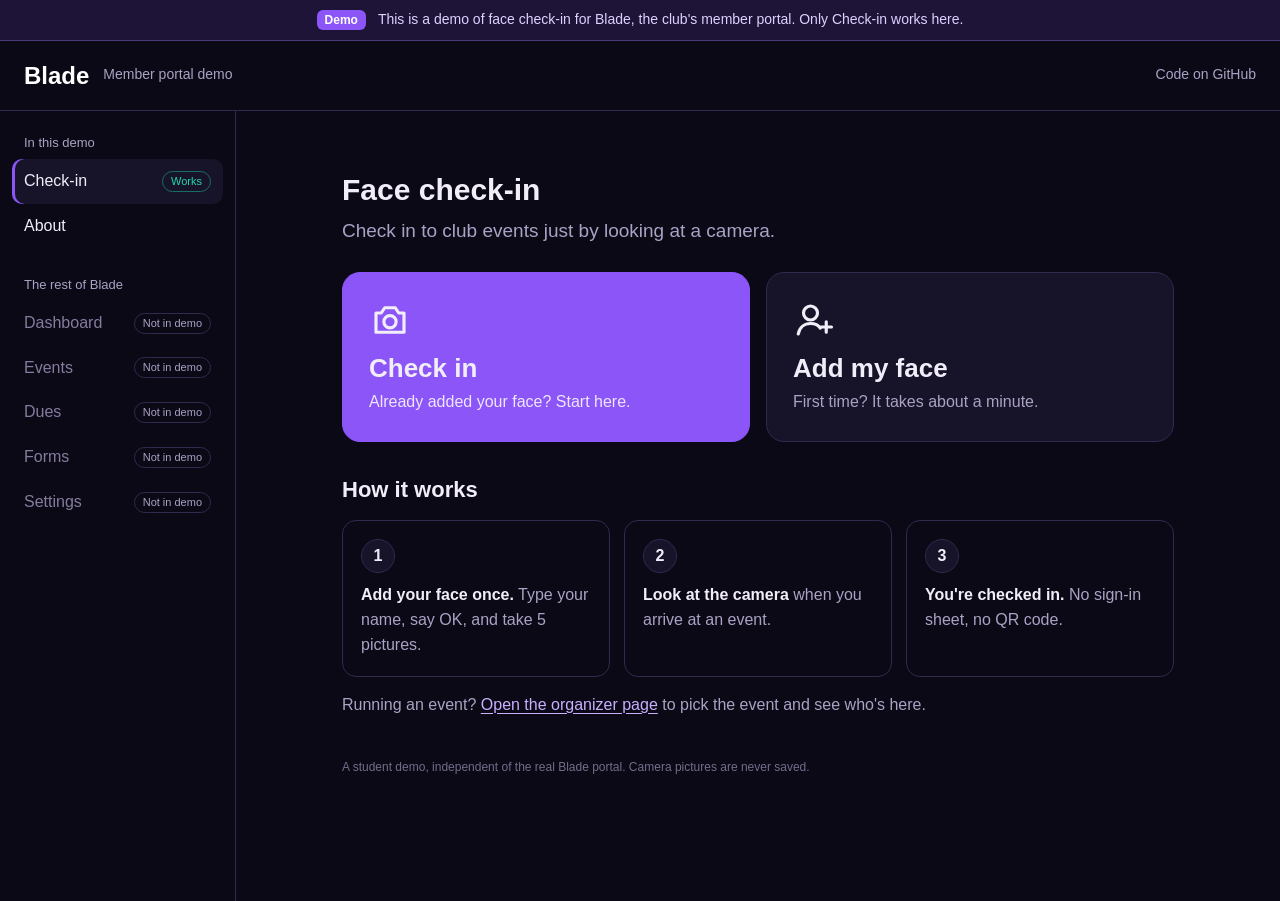
<file: public/index.html>
<!doctype html>
<html lang="en">
<head>
<meta charset="utf-8">
<meta name="viewport" content="width=device-width,initial-scale=1">
<title>Blade — Face check-in demo</title>
<link rel="stylesheet" href="app.css">
</head>
<body class="home">
<div class="demo-banner" role="note">
  <strong>Demo</strong>
  <span>This is a demo of face check-in for Blade, the club's member portal. Only Check-in works here.</span>
</div>
<header class="portal-header">
  <a class="brand" href="#checkin">Blade</a>
  <span class="tagline">Member portal demo</span>
  <a class="header-link" href="https://github.com/jace-walker/Bladeless" rel="noopener">Code on GitHub</a>
</header>

<div class="portal">
  <nav class="sidebar" aria-label="Blade sections">
    <div class="side-group">
      <p class="side-label">In this demo</p>
      <a class="side-link" href="#checkin" data-view="checkin">Check-in <span class="tag live">Works</span></a>
      <a class="side-link" href="/about.html">About</a>
    </div>
    <div class="side-group">
      <p class="side-label">The rest of Blade</p>
      <a class="side-link placeholder" href="#dashboard" data-view="dashboard">Dashboard <span class="tag">Not in demo</span></a>
      <a class="side-link placeholder" href="#events" data-view="events">Events <span class="tag">Not in demo</span></a>
      <a class="side-link placeholder" href="#dues" data-view="dues">Dues <span class="tag">Not in demo</span></a>
      <a class="side-link placeholder" href="#forms" data-view="forms">Forms <span class="tag">Not in demo</span></a>
      <a class="side-link placeholder" href="#settings" data-view="settings">Settings <span class="tag">Not in demo</span></a>
    </div>
  </nav>

  <main class="content">
    <!-- Check-in: the one working section -->
    <section id="checkin" class="panel">
      <h1 tabindex="-1">Face check-in</h1>
      <p class="lead">Check in to club events just by looking at a camera.</p>

      <div class="choices">
        <a class="choice choice-primary" href="/checkin.html#kiosk">
          <svg class="choice-icon" viewBox="0 0 24 24" aria-hidden="true"><path d="M4 8h3l2-3h6l2 3h3v11H4z"/><circle cx="12" cy="13" r="3.5"/></svg>
          <strong>Check in</strong>
          <span>Already added your face? Start here.</span>
        </a>
        <a class="choice" href="/checkin.html#enroll">
          <svg class="choice-icon" viewBox="0 0 24 24" aria-hidden="true"><circle cx="10" cy="8" r="4"/><path d="M3 20c.8-4 3.6-6 7-6s4.6 1 5.6 2.6M19 13v6M16 16h6"/></svg>
          <strong>Add my face</strong>
          <span>First time? It takes about a minute.</span>
        </a>
      </div>

      <h2>How it works</h2>
      <ol class="how">
        <li><strong>Add your face once.</strong> Type your name, say OK, and take 5 pictures.</li>
        <li><strong>Look at the camera</strong> when you arrive at an event.</li>
        <li><strong>You're checked in.</strong> No sign-in sheet, no QR code.</li>
      </ol>
      <p class="muted">Running an event? <a class="text-link" href="/checkin.html#admin">Open the organizer page</a> to pick the event and see who's here.</p>
    </section>

    <!-- The other Blade sections: placeholders, filled in by home.js -->
    <section id="placeholder" class="panel" hidden>
      <h1 tabindex="-1" id="ph-title"></h1>
      <p class="not-in-demo">Not part of this demo</p>
      <p class="lead" id="ph-text"></p>
      <p class="muted">This demo only includes face check-in.</p>
      <a class="button-link primary" href="#checkin">Go to Check-in</a>
    </section>

    <footer>A student demo, independent of the real Blade portal. Camera pictures are never saved.</footer>
  </main>
</div>
<script src="home.js"></script>
</body>
</html>
</file>
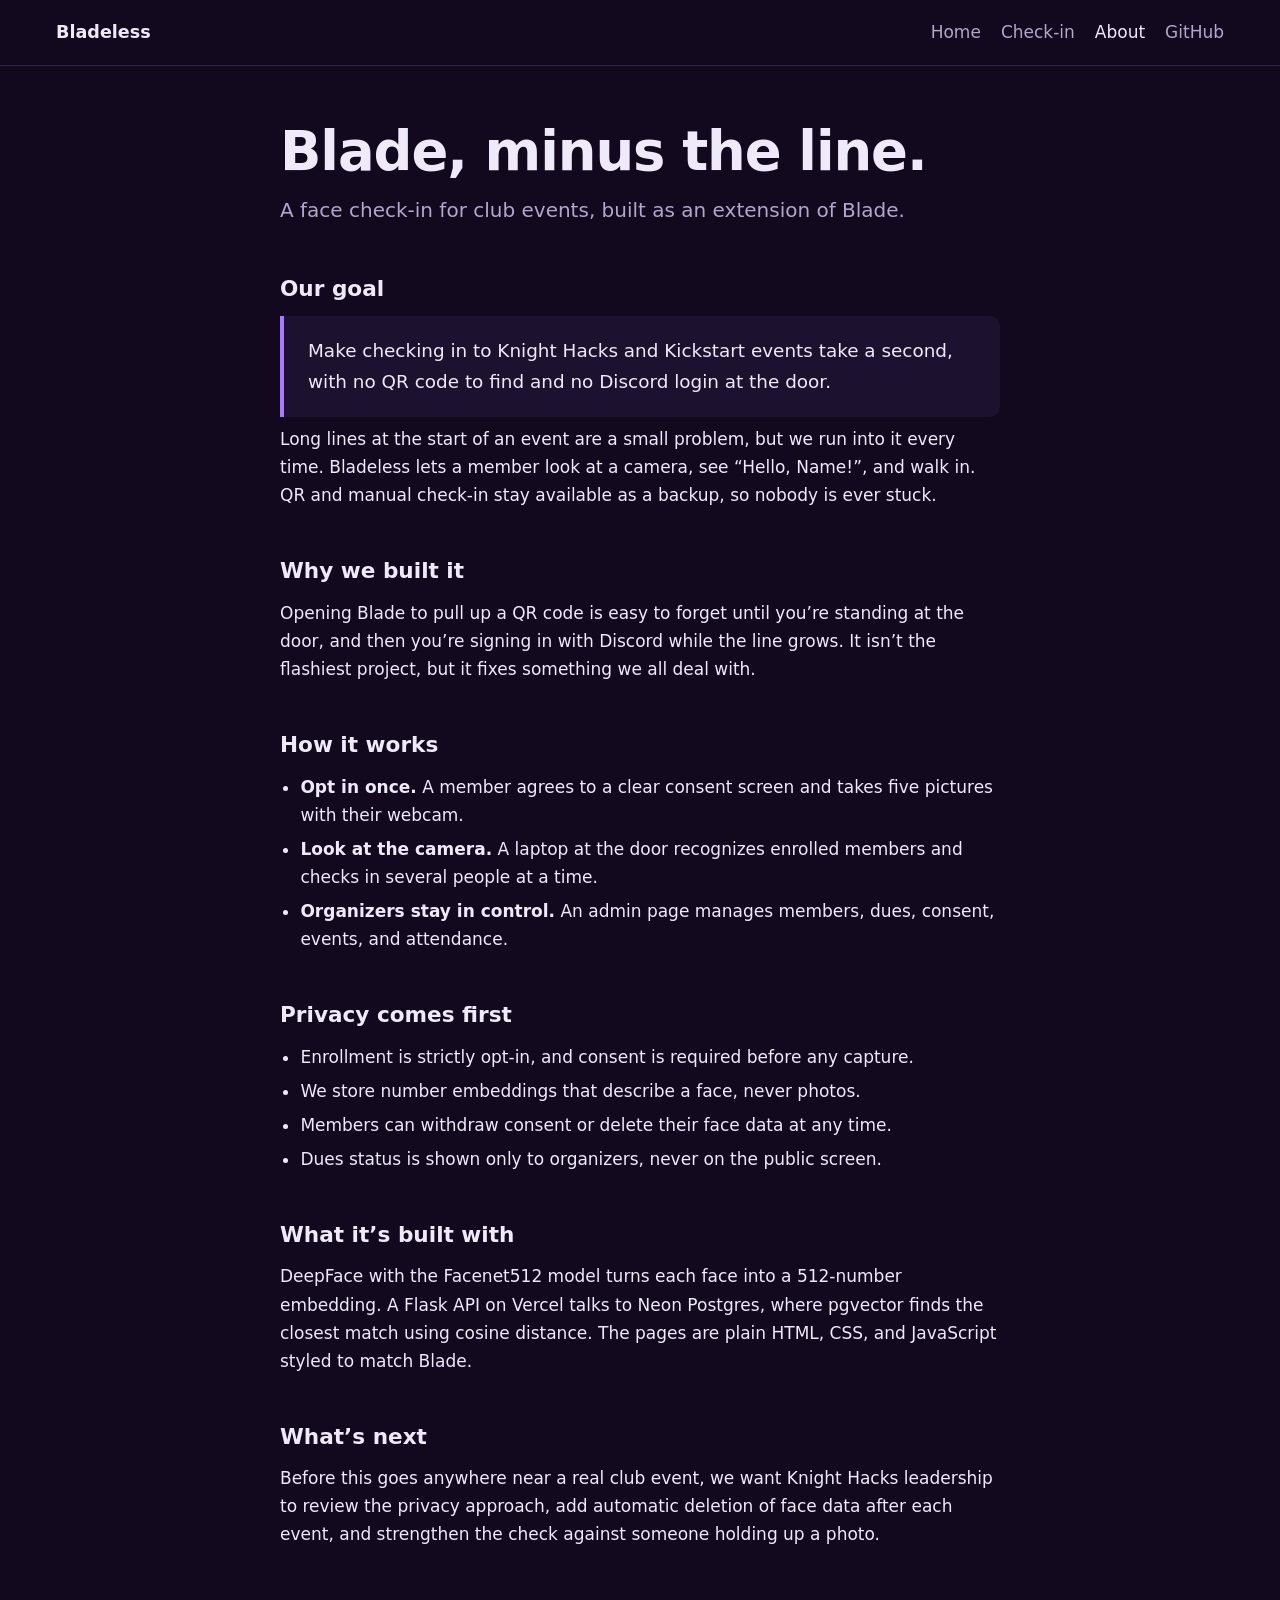
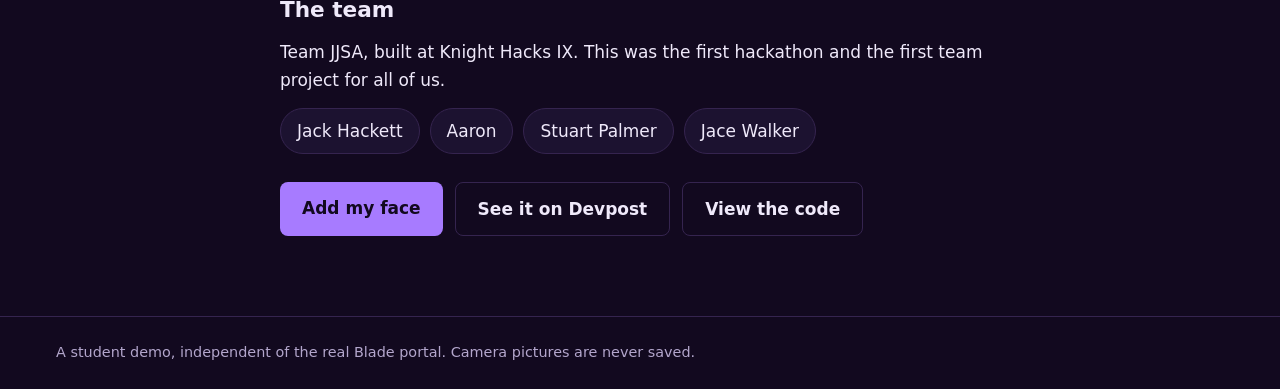
<file: public/about.html>
<!DOCTYPE html>
<html lang="en">
<head>
<meta charset="utf-8">
<meta name="viewport" content="width=device-width,initial-scale=1">
<title>About — Bladeless</title>
<style>
  :root {
    --bg: #12091f;
    --surface: #1c1230;
    --line: #35244f;
    --text: #efe9fa;
    --muted: #b3a6cc;
    --accent: #a77bff;
    --accent-ink: #12091f;
  }
  * { box-sizing: border-box; }
  html { scroll-behavior: smooth; }
  body {
    margin: 0;
    background: var(--bg);
    color: var(--text);
    font: 17px/1.65 system-ui, -apple-system, "Segoe UI", Roboto, sans-serif;
  }
  a { color: var(--accent); }
  a:focus-visible { outline: 2px solid var(--accent); outline-offset: 3px; border-radius: 4px; }
  header {
    display: flex; flex-wrap: wrap; gap: 12px 24px; align-items: center;
    justify-content: space-between;
    padding: 18px clamp(20px, 5vw, 56px);
    border-bottom: 1px solid var(--line);
  }
  header .brand { font-weight: 700; color: var(--text); text-decoration: none; font-size: 1.1rem; }
  header nav { display: flex; gap: 20px; flex-wrap: wrap; }
  header nav a { color: var(--muted); text-decoration: none; }
  header nav a:hover, header nav a[aria-current] { color: var(--text); }
  main { max-width: 760px; margin: 0 auto; padding: 56px 20px 80px; }
  h1 { font-size: clamp(2.2rem, 6vw, 3.4rem); line-height: 1.1; margin: 0 0 12px; letter-spacing: -0.02em; }
  .tagline { color: var(--muted); font-size: 1.25rem; margin: 0 0 40px; }
  h2 { font-size: 1.35rem; margin: 44px 0 10px; }
  p { margin: 0 0 14px; max-width: 68ch; }
  .goal {
    background: var(--surface);
    border-left: 4px solid var(--accent);
    padding: 20px 24px;
    border-radius: 0 10px 10px 0;
    font-size: 1.15rem;
    margin: 0 0 8px;
  }
  ul { padding-left: 1.2em; margin: 0 0 14px; max-width: 68ch; }
  li { margin-bottom: 6px; }
  .team { display: flex; flex-wrap: wrap; gap: 10px; padding: 0; list-style: none; }
  .team li {
    background: var(--surface); border: 1px solid var(--line);
    padding: 8px 16px; border-radius: 999px; margin: 0;
  }
  .actions { display: flex; flex-wrap: wrap; gap: 12px; margin-top: 28px; }
  .btn {
    display: inline-block; padding: 12px 22px; border-radius: 8px;
    background: var(--accent); color: var(--accent-ink);
    font-weight: 600; text-decoration: none;
  }
  .btn.ghost { background: transparent; color: var(--text); border: 1px solid var(--line); }
  .btn:hover { filter: brightness(1.1); }
  .btn:focus-visible { outline: 2px solid var(--text); outline-offset: 3px; }
  footer { border-top: 1px solid var(--line); color: var(--muted); padding: 24px clamp(20px, 5vw, 56px); font-size: 0.9rem; }
  @media (prefers-reduced-motion: reduce) { html { scroll-behavior: auto; } }
</style>
</head>
<body>
<header>
  <a class="brand" href="/">Bladeless</a>
  <nav aria-label="Main">
    <a href="/">Home</a>
    <a href="/checkin.html">Check-in</a>
    <a href="/about.html" aria-current="page">About</a>
    <a href="https://github.com/jace-walker/Bladeless">GitHub</a>
  </nav>
</header>

<main>
  <h1>Blade, minus the line.</h1>
  <p class="tagline">A face check-in for club events, built as an extension of Blade.</p>

  <h2>Our goal</h2>
  <p class="goal">Make checking in to Knight Hacks and Kickstart events take a second, with no QR code to find and no Discord login at the door.</p>
  <p>Long lines at the start of an event are a small problem, but we run into it every time. Bladeless lets a member look at a camera, see “Hello, Name!”, and walk in. QR and manual check-in stay available as a backup, so nobody is ever stuck.</p>

  <h2>Why we built it</h2>
  <p>Opening Blade to pull up a QR code is easy to forget until you’re standing at the door, and then you’re signing in with Discord while the line grows. It isn’t the flashiest project, but it fixes something we all deal with.</p>

  <h2>How it works</h2>
  <ul>
    <li><strong>Opt in once.</strong> A member agrees to a clear consent screen and takes five pictures with their webcam.</li>
    <li><strong>Look at the camera.</strong> A laptop at the door recognizes enrolled members and checks in several people at a time.</li>
    <li><strong>Organizers stay in control.</strong> An admin page manages members, dues, consent, events, and attendance.</li>
  </ul>

  <h2>Privacy comes first</h2>
  <ul>
    <li>Enrollment is strictly opt-in, and consent is required before any capture.</li>
    <li>We store number embeddings that describe a face, never photos.</li>
    <li>Members can withdraw consent or delete their face data at any time.</li>
    <li>Dues status is shown only to organizers, never on the public screen.</li>
  </ul>

  <h2>What it’s built with</h2>
  <p>DeepFace with the Facenet512 model turns each face into a 512-number embedding. A Flask API on Vercel talks to Neon Postgres, where pgvector finds the closest match using cosine distance. The pages are plain HTML, CSS, and JavaScript styled to match Blade.</p>

  <h2>What’s next</h2>
  <p>Before this goes anywhere near a real club event, we want Knight Hacks leadership to review the privacy approach, add automatic deletion of face data after each event, and strengthen the check against someone holding up a photo.</p>

  <h2>The team</h2>
  <p>Team JJSA, built at Knight Hacks IX. This was the first hackathon and the first team project for all of us.</p>
  <ul class="team">
    <li>Jack Hackett</li>
    <li>Aaron</li>
    <li>Stuart Palmer</li>
    <li>Jace Walker</li>
  </ul>

  <div class="actions">
    <a class="btn" href="/checkin.html#enroll">Add my face</a>
    <a class="btn ghost" href="https://devpost.com/software/bladeless">See it on Devpost</a>
    <a class="btn ghost" href="https://github.com/jace-walker/Bladeless">View the code</a>
  </div>
</main>

<footer>A student demo, independent of the real Blade portal. Camera pictures are never saved.</footer>
</body>
</html>
</file>
<file: public/app.css>
/* Shared by the Blade-style homepage (index.html) and the check-in page (checkin.html). */
:root{color-scheme:dark;--bg:#0c0916;--panel:#171329;--panel-2:#0d0a19;--border:#33284e;--text:#f1eef9;--muted:#aaa2c5;--accent:#8b55f7;--accent-soft:#c9b0ff;--green:#24d7ad;--red:#ff6a7b}
*{box-sizing:border-box}
body{margin:0;background:var(--bg);color:var(--text);font:16px/1.55 Arial,sans-serif}
a{color:var(--muted);text-decoration:none}
a:hover{color:#fff}
h1{font-size:30px;line-height:1.25;margin:0 0 8px}
h1:focus,h2:focus{outline:none}
h2{font-size:22px;line-height:1.3;margin:0 0 6px}
p{margin:8px 0}
[hidden]{display:none!important}
.sr-only{position:absolute;width:1px;height:1px;overflow:hidden;clip:rect(0,0,0,0)}
.muted{color:var(--muted)}
.small{font-size:13px}
.error{color:var(--red)}
.lead{font-size:19px;color:var(--muted);max-width:62ch}
.text-link{color:var(--accent-soft);text-decoration:underline;text-underline-offset:3px}
footer{color:#746c8b;font-size:12px;margin:40px 0 24px}
.app main>footer{text-align:center}

/* ---------- buttons and form controls ---------- */
button,input,select{font:inherit}
button,select,input[type=text],input[type=date],input[type=time],input[type=number],input:not([type]){border:1px solid var(--border);border-radius:10px;padding:11px 14px;background:var(--panel-2);color:var(--text)}
button{cursor:pointer;transition:background .15s}
button:hover{background:#29213d}
button:disabled{opacity:.45;cursor:not-allowed}
button.primary,.button-link.primary{background:var(--accent);border-color:var(--accent);color:#fff}
button.primary:hover,.button-link.primary:hover{background:#9d6dff}
.big{padding:15px 22px;font-size:18px}
.huge{display:inline-flex;align-items:center;justify-content:center;gap:12px;padding:18px 30px;font-size:22px;font-weight:700;border-radius:14px}
button svg,.choice-icon{fill:none;stroke:currentColor;stroke-width:1.8;stroke-linecap:round;stroke-linejoin:round}
.huge svg{width:28px;height:28px}
.danger{color:#ffa6b1}
.button-link{display:inline-flex;align-items:center;justify-content:center;padding:11px 16px;border:1px solid var(--border);border-radius:10px;color:var(--text)}
.button-link:hover{background:#29213d;color:#fff}
.button-link.big{padding:15px 22px;font-size:18px}
.link-button{padding:6px 0;border:0;background:none;color:var(--muted);text-decoration:underline;text-underline-offset:3px}
.link-button:hover{background:none;color:#fff}
input:focus-visible,button:focus-visible,a:focus-visible,select:focus-visible{outline:3px solid #b28aff;outline-offset:3px}
input[type=checkbox]{accent-color:var(--accent);width:16px;height:16px;margin-right:6px}
input[type=range]{accent-color:#a884fa;width:100%}
select{max-width:100%}
.pill{display:inline-block;border:1px solid var(--border);border-radius:25px;padding:2px 10px;font-size:13px;color:var(--muted);white-space:nowrap}
.pill.green{border-color:#176e61;color:var(--green)}
.pill.red{border-color:#773547;color:var(--red)}
.card{background:var(--panel);border:1px solid var(--border);border-radius:16px;padding:22px}

/* ---------- the demo banner on every page ---------- */
.demo-banner{display:flex;flex-wrap:wrap;align-items:center;justify-content:center;gap:6px 12px;padding:9px 16px;background:#1d1438;border-bottom:1px solid #4b3a7a;color:#ddd2ff;font-size:14px;text-align:center}
.demo-banner strong{background:var(--accent);color:#fff;border-radius:6px;padding:1px 8px;font-size:12px}
.demo-banner a{color:var(--accent-soft);text-decoration:underline;text-underline-offset:3px}

/* ---------- homepage: Blade's sidebar layout ---------- */
.portal-header{display:flex;align-items:center;gap:14px;padding:16px 24px;border-bottom:1px solid var(--border)}
.brand{font-size:24px;font-weight:800;color:#fff}
.tagline{color:var(--muted);font-size:14px}
.header-link{margin-left:auto;font-size:14px}
.portal{display:grid;grid-template-columns:236px minmax(0,1fr)}
.sidebar{padding:22px 12px;border-right:1px solid var(--border);min-height:calc(100vh - 110px)}
.side-group{margin-bottom:26px}
.side-label{margin:0 0 6px;padding:0 12px;color:var(--muted);font-size:13px}
.side-link{display:flex;align-items:center;justify-content:space-between;gap:8px;padding:10px 12px;border-radius:10px;color:var(--text)}
.side-link:hover{background:#1c1630;color:#fff}
.side-link[aria-current=page]{background:var(--panel);box-shadow:inset 3px 0 0 var(--accent)}
.side-link.placeholder{color:#857c9f}
.tag{font-size:11px;border:1px solid var(--border);border-radius:20px;padding:1px 8px;color:var(--muted);white-space:nowrap}
.tag.live{border-color:#176e61;color:var(--green)}
.content{padding:34px 44px 0;max-width:920px}
.content h2{margin-top:34px}
.content ul,.content ol{padding-left:22px}
.content li{margin:6px 0}
.choices{display:grid;grid-template-columns:1fr 1fr;gap:16px;margin:26px 0 8px}
.choice{display:flex;flex-direction:column;gap:6px;padding:26px;border-radius:18px;background:var(--panel);border:1px solid var(--border);color:var(--text)}
.choice:hover{border-color:#6a52a8;color:#fff}
.choice strong{font-size:26px;line-height:1.2}
.choice span{color:var(--muted)}
.choice-primary{background:var(--accent);border-color:var(--accent)}
.choice-primary:hover{background:#9d6dff;border-color:#9d6dff}
.choice-primary span{color:#efe6ff}
.choice-icon{width:42px;height:42px;margin-bottom:6px}
.how{list-style:none;padding:0!important;display:grid;grid-template-columns:repeat(3,1fr);gap:14px;counter-reset:how}
.how li{counter-increment:how;margin:0!important;padding:18px;border:1px solid var(--border);border-radius:14px;color:var(--muted)}
.how li::before{content:counter(how);display:grid;place-items:center;width:32px;height:32px;margin-bottom:10px;border-radius:50%;background:var(--panel);border:1px solid var(--border);color:var(--text);font-weight:700}
.how strong{color:var(--text)}
.not-in-demo{display:inline-block;margin:0 0 10px;padding:3px 12px;border:1px solid #7a6a3a;border-radius:20px;color:#f1d48a;font-size:14px}
.team li{margin:10px 0}
.table-scroll{overflow:auto}
table{border-collapse:collapse;width:100%;font-size:14px;white-space:nowrap}
th{text-align:left;color:var(--muted);font-size:13px}
th,td{padding:12px 9px;border-bottom:1px solid var(--border)}
.content table{margin:6px 0 10px;font-size:15px}

/* ---------- check-in page ---------- */
.app-header{display:flex;align-items:center;gap:18px;padding:14px 24px;border-bottom:1px solid var(--border)}
.back-home{font-weight:700;color:#fff;font-size:18px}
.app-header nav{display:flex;gap:6px;margin-left:auto}
.app-header nav a{padding:10px 16px;border-radius:10px;font-size:17px;color:var(--text)}
.app-header nav a.active{background:var(--panel);box-shadow:inset 0 -3px 0 var(--accent)}
.app-header nav a.nav-quiet{color:var(--muted);font-size:15px}
main{max-width:1220px;margin:26px auto;padding:0 24px}
#kiosk{max-width:820px;margin-inline:auto}
#enroll{max-width:900px;margin-inline:auto}
#admin{max-width:1000px;margin-inline:auto}
.view-title{margin-bottom:16px}
.event-line{color:var(--muted);margin:0}
.event-line strong{color:var(--text)}
.offline{max-width:900px;margin:0 auto 16px;padding:10px 14px;border:1px solid #7a6a3a;border-radius:10px;background:#2a2312;color:#f1d48a}

/* the camera picture */
.stage{position:relative;aspect-ratio:4/3;background:#000;border-radius:18px;overflow:hidden;display:grid;place-items:center}
.stage video{width:100%;height:100%;object-fit:contain}
.mirror{transform:scaleX(-1)}
.stage-cover{position:absolute;inset:0;display:flex;flex-direction:column;align-items:center;justify-content:center;gap:10px;padding:20px;background:var(--panel-2);text-align:center}
.stage-cover p{color:var(--muted);font-size:18px}
.stage-note{position:absolute;left:50%;bottom:18px;transform:translateX(-50%);display:flex;align-items:center;gap:10px;padding:10px 18px;border-radius:30px;background:#000c;font-size:18px}
.spinner{width:18px;height:18px;border:3px solid #ffffff40;border-top-color:#fff;border-radius:50%;animation:spin 1s linear infinite}
@keyframes spin{to{transform:rotate(360deg)}}
.preview-hidden video,.preview-hidden .face-boxes{visibility:hidden}
.face-boxes{position:absolute;inset:0;pointer-events:none}
.face-box{position:absolute;border:3px solid var(--muted);border-radius:14px}
.face-box[data-tone=good]{border-color:var(--green)}
.face-box[data-tone=bad]{border-color:var(--red)}
.face-box span{position:absolute;left:-3px;bottom:100%;margin-bottom:4px;padding:2px 10px;border-radius:8px;background:#000c;font-weight:700;font-size:16px;white-space:nowrap}

/* what the person at the camera reads */
.result{display:flex;align-items:center;gap:16px;min-height:100px;margin-top:16px;padding:18px 22px;border:1px solid var(--border);border-radius:18px;background:var(--panel)}
.result[data-tone=good]{background:#0f2f2a;border-color:#1c7a66}
.result[data-tone=bad]{background:#331721;border-color:#7a2f43}
.result-mark{display:grid;place-items:center;flex:none;width:60px;height:60px;border-radius:50%;font-size:34px;font-weight:800}
.result[data-tone=idle] .result-mark{display:none}
.result[data-tone=good] .result-mark{background:var(--green);color:#06231c}
.result[data-tone=bad] .result-mark{background:var(--red);color:#2b0710}
.result-title{margin:0;font-size:27px;font-weight:700;line-height:1.25}
.result-sub{margin:4px 0 0;color:var(--muted);font-size:18px}
.result-sub:empty{display:none}
.others{list-style:none;margin:10px 0 0;padding:0;border:1px solid var(--border);border-radius:14px}
.others li{display:flex;align-items:center;gap:12px;padding:10px 16px;border-bottom:1px solid var(--border);font-size:18px}
.others li:last-child{border-bottom:0}
.others .mark{display:grid;place-items:center;width:28px;height:28px;border-radius:50%;font-weight:800;font-size:16px}
.others [data-tone=good] .mark{background:var(--green);color:#06231c}
.others [data-tone=bad] .mark{background:var(--red);color:#2b0710}
.others .who{flex:1}
.others .what{color:var(--muted);font-size:15px}
.stage-actions{display:flex;flex-wrap:wrap;justify-content:space-between;gap:10px;margin-top:16px}

/* Add my face: one card at a time */
.steps{display:flex;gap:8px;list-style:none;padding:0;margin:0 0 16px;counter-reset:step}
.steps li{counter-increment:step;flex:1;display:flex;align-items:center;gap:10px;padding:10px 12px;border:1px solid transparent;border-radius:12px;color:var(--muted);font-size:16px}
.steps li::before{content:counter(step);display:grid;place-items:center;flex:none;width:30px;height:30px;border:1px solid var(--border);border-radius:50%;font-size:14px}
.steps li[aria-current=step]{color:var(--text);background:var(--panel);border-color:var(--border)}
.steps li[aria-current=step]::before{background:var(--accent);border-color:var(--accent);color:#fff}
.steps li.done{color:var(--text)}
.steps li.done::before{content:"✓";color:var(--green);border-color:#176e61}
.enroll-card h2{font-size:26px;margin-bottom:16px}
.name-row{display:flex;gap:10px}
#member-search{flex:1;min-width:0;font-size:22px;padding:14px 16px}
.member-results{margin-top:14px}
.results-label{margin:0 0 8px;color:var(--muted)}
.member-row{display:flex;align-items:center;gap:12px;width:100%;margin-bottom:8px;padding:16px 18px;border:1px solid var(--border);border-radius:12px;background:var(--panel-2);text-align:left;font-size:19px}
.member-row:hover,.member-row:focus-visible{background:#221b38}
.member-row .name{flex:1}
.member-row .row-cta{color:var(--accent-soft);font-size:16px}
.member-row.add{border-style:dashed}
.member-row.add .name{color:var(--accent-soft)}
.plain-list{max-width:62ch;margin:0;padding-left:22px;font-size:18px}
.plain-list li{margin:10px 0}
.actions{display:flex;flex-wrap:wrap;gap:12px;margin-top:22px}
.quiet-actions{gap:22px;margin-top:10px;justify-content:center}
.feedback{min-height:26px;margin-top:12px;color:var(--muted);font-size:17px}
.capture-step{display:grid;grid-template-columns:minmax(0,1.4fr) minmax(0,1fr);gap:26px;align-items:start}
.face-guide{position:absolute;width:42%;aspect-ratio:3/4;border:3px dashed #b28aff99;border-radius:50%;pointer-events:none}
.camera-placeholder{position:absolute;color:#6b6478}
.capture-panel h2{margin-bottom:10px}
.shot-prompt{display:flex;align-items:center;gap:14px;min-height:72px;margin:0 0 14px;font-size:22px;line-height:1.3}
.prompt-icon{display:grid;place-items:center;flex:none;width:56px;height:56px;border-radius:50%;background:#2a2147;color:var(--accent-soft);font-size:30px}
.shot-dots{display:flex;gap:8px;list-style:none;padding:0;margin:0 0 18px}
.shot-dots li{display:grid;place-items:center;width:34px;height:34px;border:2px solid var(--border);border-radius:50%;color:var(--muted);font-size:14px}
.shot-dots li.taken{background:var(--green);border-color:var(--green);color:#06231c}
.shot-dots li.current{border-color:var(--accent);color:var(--text)}
#capture{width:100%}
.capture-extra{display:flex;flex-direction:column;align-items:flex-start;gap:2px}
.done-step{padding:42px 22px;text-align:center}
.done-step .lead{margin-inline:auto}
.done-step .actions{justify-content:center}
.done-mark{display:inline-grid;place-items:center;width:92px;height:92px;margin-bottom:12px;border-radius:50%;background:#123b35;color:var(--green);font-size:50px}

/* Organizer */
.heading-row{display:flex;justify-content:space-between;align-items:flex-start;gap:16px}
.connection{font-size:13px;color:var(--muted);margin:0}
.live-card{display:flex;align-items:center;gap:20px;min-height:145px}
.live-card p{margin:0}
.result-icon{display:grid;place-items:center;flex:none;width:80px;height:80px;border-radius:13px;background:#213339;border:1px solid var(--border);font-size:48px}
.section-title{margin-top:30px;margin-bottom:10px}
.narrow{max-width:670px;margin-bottom:18px}
.settings-grid{display:grid;grid-template-columns:1.6fr 1fr 1.2fr;gap:16px;align-items:end}
.field{display:flex;flex-direction:column;gap:6px;color:var(--muted);font-size:14px}
.field input,.field select{width:100%;min-width:0}
.controls{display:flex;align-items:center;gap:10px;flex-wrap:wrap;margin-top:14px}
.divider{border-top:1px solid var(--border);margin:18px 0}
.qr-video{width:220px;margin-top:12px;border-radius:12px}
.table-card{padding:16px}
td button{padding:6px 12px;font-size:13px}
td button.danger{border-color:#773547}
.row-actions{display:flex;gap:8px;justify-content:flex-end}
.recent{max-height:250px;overflow:auto;color:var(--muted);font-size:14px}
.log{padding:12px 0;border-bottom:1px solid var(--border)}
.reset{margin-top:12px}
.event-form{margin-top:8px;padding-top:16px;border-top:1px solid var(--border)}
.event-form h3{margin:0 0 10px;font-size:17px}
.event-fields{display:grid;grid-template-columns:2fr 1fr 1fr 1.4fr .7fr;gap:12px}

@media(max-width:760px){
  h1{font-size:26px}
  .portal-header{padding:12px 16px}
  .tagline{display:none}
  .portal{grid-template-columns:1fr}
  .sidebar{display:flex;gap:4px;overflow-x:auto;min-height:0;padding:8px 12px;border-right:0;border-bottom:1px solid var(--border)}
  .side-group{display:flex;gap:4px;margin:0}
  .side-label,.side-link .tag{display:none}
  .side-link{white-space:nowrap;padding:8px 12px}
  .content{padding:22px 16px 0}
  .choices,.how{grid-template-columns:1fr}
  .app-header{flex-wrap:wrap;gap:8px;padding:10px 16px}
  .app-header nav{width:100%;margin-left:0}
  .app-header nav a{flex:1;text-align:center;padding:10px 6px;font-size:15px}
  main{padding:0 16px;margin-top:18px}
  .card{padding:16px}
  .result-title{font-size:22px}
  .huge{padding:16px 22px;font-size:19px}
  .name-row{flex-direction:column}
  .steps li{gap:6px;padding:8px;font-size:13px}
  .capture-step{grid-template-columns:1fr}
  .settings-grid{grid-template-columns:1fr}
  .heading-row{flex-direction:column}
  .event-fields{grid-template-columns:1fr 1fr}
  .field.wide{grid-column:1/-1}
}
@media(prefers-reduced-motion:reduce){*{transition:none!important}.spinner{animation:none}}
</file>
